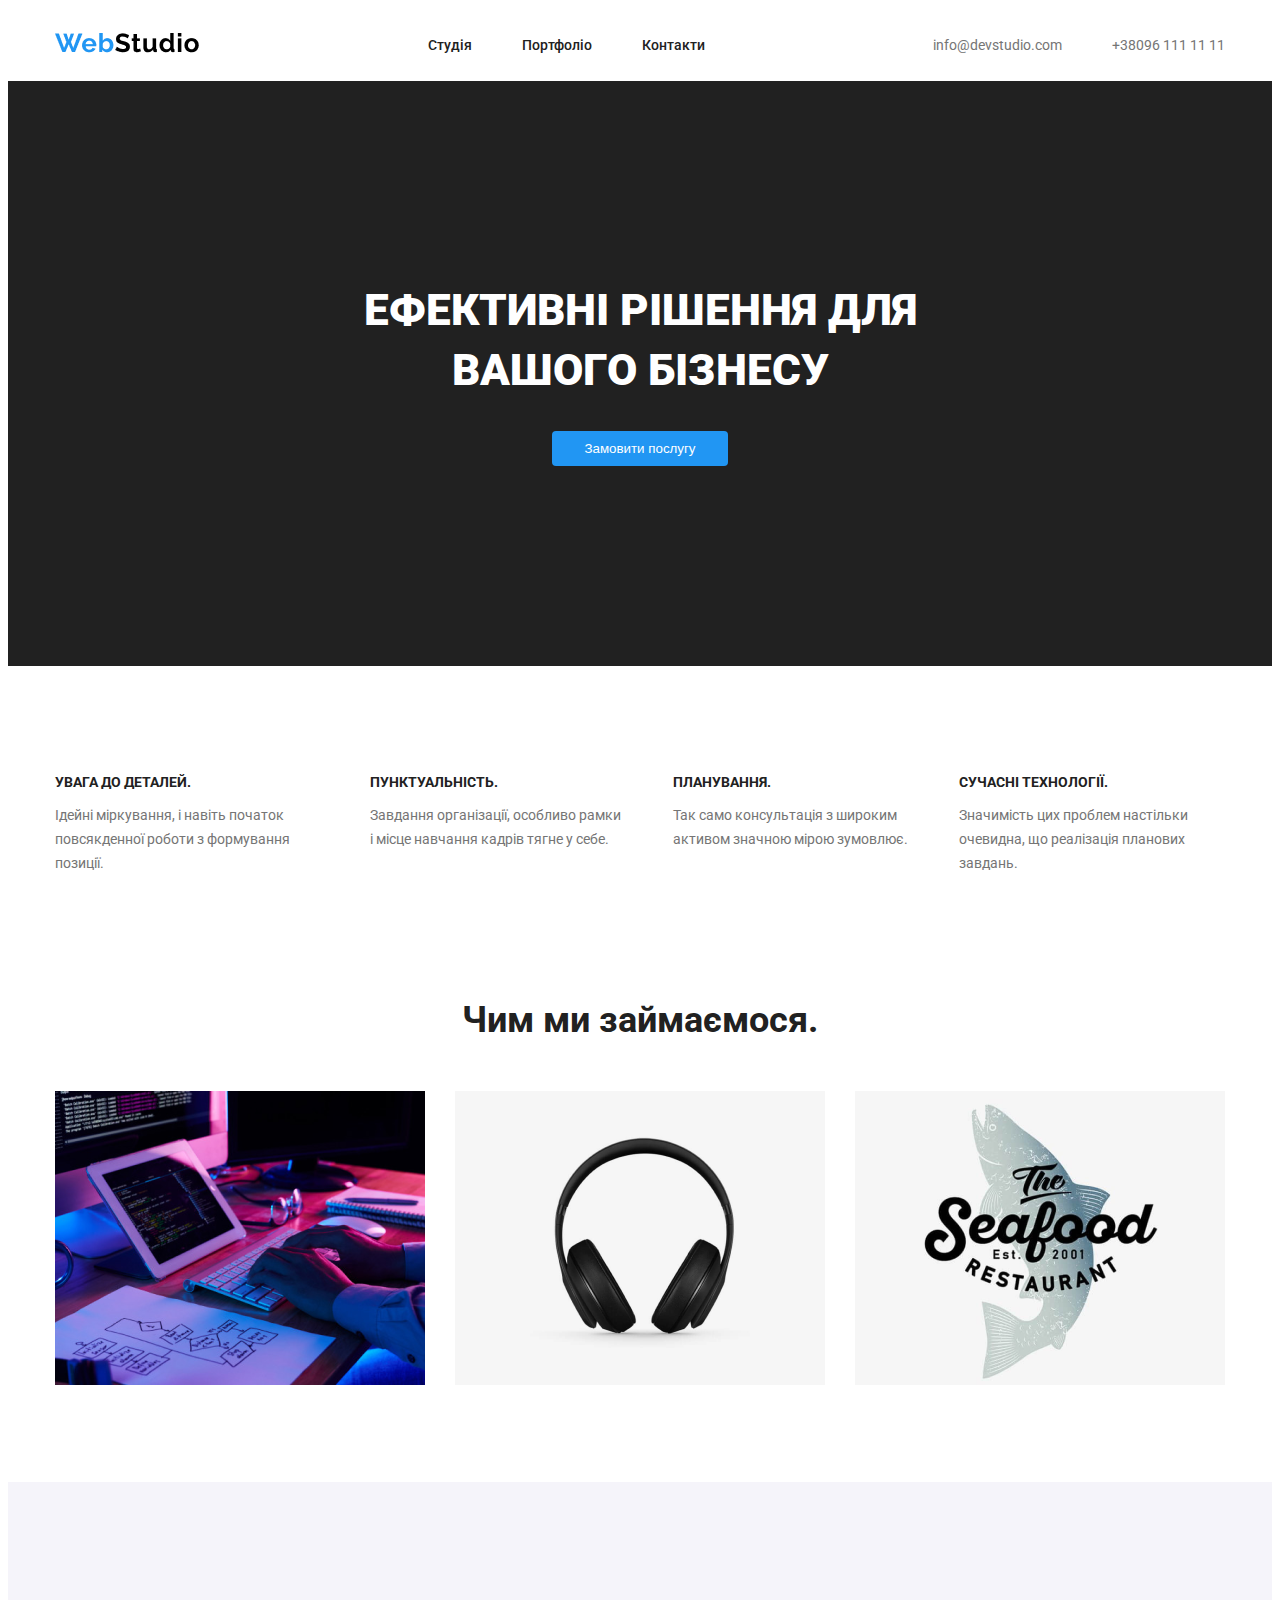
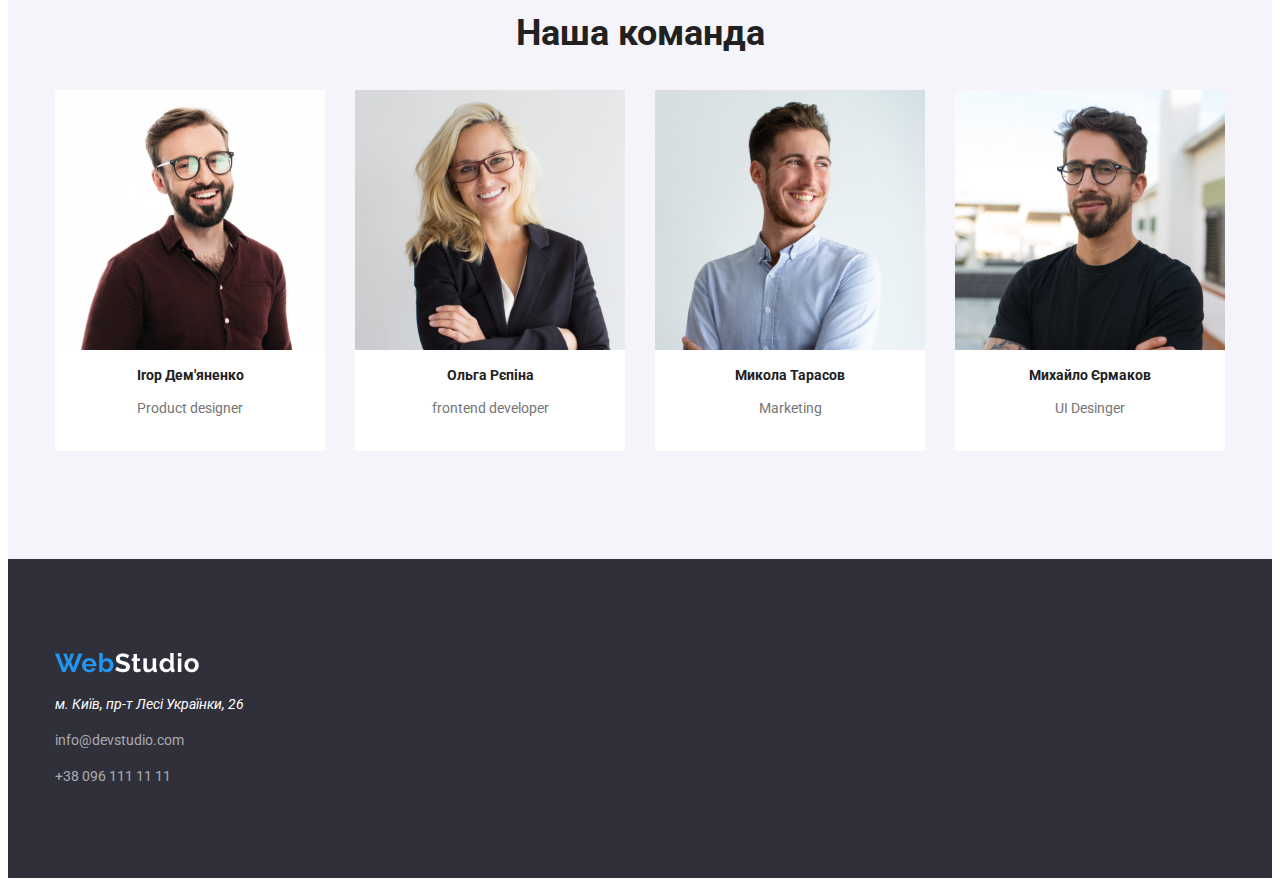
<file: index.html>
<!DOCTYPE html>
<html lang="en">

<head>
    <meta charset="UTF-8">
    <meta name="viewport" content="width=device-width, initial-scale=1.0">
    <title>Document</title>
    <link rel="preconnect" href="https://fonts.googleapis.com">
    <link rel="preconnect" href="https://fonts.gstatic.com" crossorigin>
    <link
        href="https://fonts.googleapis.com/css2?family=Roboto:ital,wght@0,100;0,300;0,400;0,500;0,700;0,900;1,100;1,300;1,400;1,500;1,700;1,900&display=swap"
        rel="stylesheet">
    <link rel="stylesheet" href="https://necolas.github.io/normalize.css/8.0.1/normalize.css">
    <link rel="stylesheet" href="style.css">

</head>

<body>
    <header class="header">
        <div class="container header-flex">
            <a href=""><img src="img/WebStudio (1).png" alt=""></a>

            <nav class="webstudio-nav">
                <a class="webstudio-sites" href="index.html">Студія</a>
                <a class="webstudio-sites" href="portfolio.html">Портфоліо</a>
                <a class="webstudio-sites">Контакти</a>
            </nav>
            <div class="nav-1">
                <a class="webstudio-gmail" href="mailto:info@devstudio.com">info@devstudio.com</a>
                <a class="webstudio-tel" href="tel:+380961111111">+38096 111 11 11</a>
            </div>
        </div>
    </header>
    <main>

        <section class="webstuido-title">
            <div class="container">
                <h1 class="webstudio-heading">Ефективні рішення для вашого бізнесу</h1>
                <button class="webstudio-button">Замовити послугу</button>
            </div>
        </section>
        <section>
            <div class="container">
                <ul class="webstudio-list">
                    <li class="webstudio-item">
                        <h3 class="webstudio-h3">УВАГА ДО ДЕТАЛЕЙ.</h3>
                        <p class="webstudio-text">Ідейні міркування, і навіть початок повсякденної роботи з формування
                            позиції.</p>
                    </li>
                    <li class="webstudio-item">
                        <h3 class="webstudio-h3">ПУНКТУАЛЬНІСТЬ.</h3>
                        <p class="webstudio-text">Завдання організації, особливо рамки і місце навчання кадрів тягне у
                            себе.</p>
                    </li>
                    <li class="webstudio-item">
                        <h3 class="webstudio-h3">ПЛАНУВАННЯ.</h3>
                        <p class="webstudio-text">Так само консультація з широким активом значною мірою зумовлює.</p>
                    </li>
                    <li class="webstudio-item">
                        <h3 class="webstudio-h3">СУЧАСНІ ТЕХНОЛОГІЇ.</h3>
                        <p class="webstudio-text">Значимість цих проблем настільки очевидна, що реалізація планових
                            завдань.</p>
                    </li>
                </ul>
            </div>                              
        </section>
        <section>
            <div class="container ">
                <h3 class="webstudio-subheading">Чим ми займаємося.</h3>
                <ul class="Section-3">
                    <li>
                        <img class="img" src="img/class.png" alt="coding">
                    </li>
                    <li>
                        <img class="img" src="img/img.png" alt="moblie">
                    </li>
                    <li>
                        <img class="img" src="img/img (1).png" alt="drawing">
                    </li>
                </ul>
            </div>
        </section>
        <section class="section-5">
            <div class="container">
                <h3 class="webstudio-team">Наша команда</h3>
                <ul class="section-4">
                    <li class="section-4item">
                        <figure class="webstudio-figure">
                            <img src="img/img.jpg" alt="">
                            <figcaption>
                                <h3 class="webstudio-h3">Irop Дем'яненко</h3>
                                <p class="webstudio-text">Product designer</p>
                            </figcaption>
                        </figure>
                    </li>
                    <li class="section-4item">
                        <figure class="webstudio-figure">
                            <img src="img.jpg" alt="">
                            <figcaption class="webstudio-figcaption">
                                <h3 class="webstudio-h3">Ольга Рєпіна</h3>
                                <p class="webstudio-text">frontend developer</p>
                            </figcaption>
                        </figure>
                    </li>
                    <li class="section-4item">
                        <figure class="webstudio-figure">
                            <img src="img/img (2).jpg" alt="">
                            <figcaption class="webstudio-figcaption" n>
                                <h3 class="webstudio-h3">Микола Тарасов</h3>
                                <p class="webstudio-text">Marketing</p>
                            </figcaption>
                        </figure>
                    </li>
                    <li class="section-4item">
                        <figure class="webstudio-figure">
                            <img src="img/img (3).jpg" alt="">
                            <figcaption>
                                <h3 class="webstudio-h3">Михайло Єрмаков</h3>
                                <p class="webstudio-text">UI Desinger</p>
                            </figcaption>
                        </figure>
                    </li>
                </ul>
            </div>
        </section>

    </main>   

    <footer class="webstudio-footer">
        <div class="container footer-flex">
            <a href=""><img src="WebStudio.png" alt=""></a>
            <address class="webstudio-address">м. Київ, пр-т Лесі Українки, 26</address>
            <a class="webstudio-gmail gmail " href="mailto:info@devstudio.com">info@devstudio.com</a>
            <a class="webstudio-tel tel " href="tel:+380961111111">+38 096 111 11 11</a>
        </div>

    </footer>



</body>

</html>
</file>
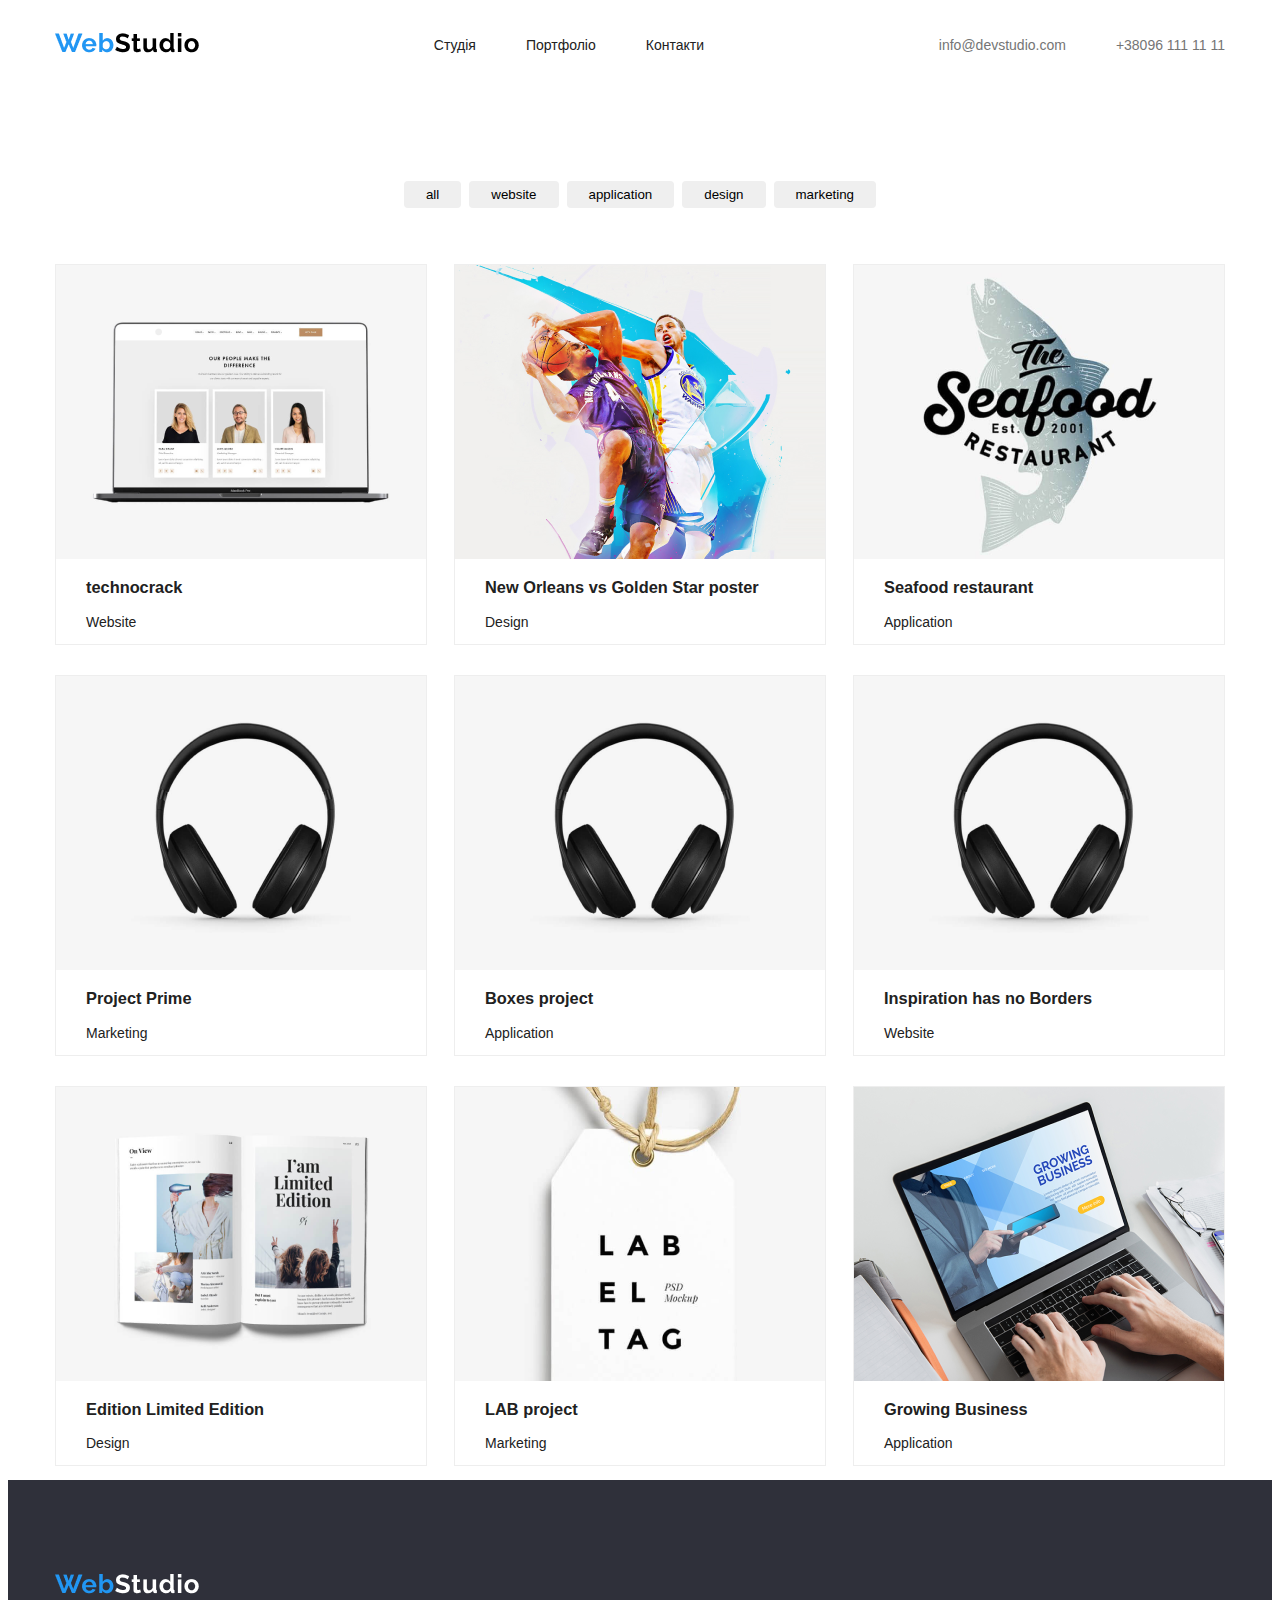
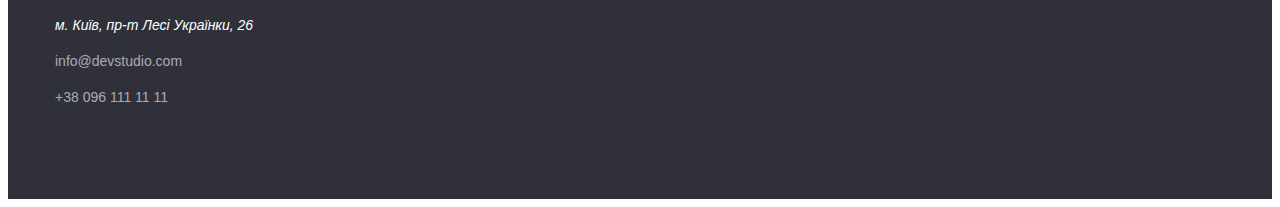
<file: portfolio.html>
<!DOCTYPE html>
<html lang="en">

<head>
    <meta charset="UTF-8">
    <meta name="viewport" content="width=device-width, initial-scale=1.0">
    <title>Document</title>
    <link rel="stylesheet" href="https://necolas.github.io/normalize.css/8.0.1/normalize.css">
    <link rel="stylesheet" href="style.css">
   

</head>

<body>
    <header class="header">
        <div class="container header-flex">
            <a href=""><img src="img/WebStudio (1).png" alt=""></a>

            <nav class="webstudio-nav">
                <a class="webstudio-sites" href="index.html">Студія</a>
                <a class="webstudio-sites" href="portfolio.html">Портфоліо</a>
                <a class="webstudio-sites">Контакти</a>
            </nav>
            <div class="nav-1">
                <a class="webstudio-gmail" href="mailto:info@devstudio.com">info@devstudio.com</a>
                <a class="webstudio-tel" href="tel:+380961111111">+38096 111 11 11</a>
            </div>
        </div>
    </header>

    <main class="portfolio-main">
        <div class="container">
            <ul class="portfolio-ul">
                <li class="portfolio-list">
                    <button class="portfolio-button background">all</button>
                </li>
                <li class="portfolio-list">
                    <button class="portfolio-button">website</button>
                </li>
                <li class="portfolio-list">
                    <button class="portfolio-button">application</button>
                </li>
                <li class="portfolio-list">
                    <button class="portfolio-button">design</button>
                </li>
                <li class="portfolio-list">
                    <button class="portfolio-button">marketing</button>
                </li>
            </ul>
            <ul class="portfolio-post">
                <li class="portfolio-list2">
                    <figure class="portfolio-figure">
                        <img src="img/img (3).png" alt="computer">
                        <figcaption class="portfolio-figcaption">
                            <h3 class="portfolio-h3">technocrack</h3>
                            <p class="portfolio-p">Website</p>
                        </figcaption>
                    </figure>
                </li>
                <li class="portfolio-list2">
                    <figure class="portfolio-figure">
                        <img src="img/img (2).png" alt="looks">
                        <figcaption class="portfolio-figcaption">
                            <h3 class="portfolio-h3">New Orleans vs Golden Star poster</h3>
                            <p class="portfolio-p">Design</p>
                        </figcaption>
                    </figure>
                </li>
                <li class="portfolio-list2">
                    <figure class="portfolio-figure">
                        <img src="img/img (1).png" alt="logo">
                        <figcaption class="portfolio-figcaption">
                            <h3 class="portfolio-h3">Seafood restaurant</h3>
                            <p class="portfolio-p">Application</p>
                        </figcaption>
                    </figure>
                </li>
                <li class="portfolio-list2">
                    <figure class="portfolio-figure">
                        <img src="img/img.png" alt="headphones">
                        <figcaption class="portfolio-figcaption">
                            <h3 class="portfolio-h3">Project Prime</h3>
                            <p class="portfolio-p">Marketing</p>
                        </figcaption>
                    </figure>
                </li>
                <li class="portfolio-list2">
                    <figure class="portfolio-figure">
                        <img src="img/img.png" alt="projects">
                        <figcaption class="portfolio-figcaption">
                            <h3 class="portfolio-h3">Boxes project</h3>
                            <p class="portfolio-p">Application</p>
                        </figcaption>
                    </figure>
                </li>
                <li class="portfolio-list2">
                    <figure class="portfolio-figure">
                        <img src="img/img.png" alt="website">
                        <figcaption class="portfolio-figcaption">
                            <h3 class="portfolio-h3">Inspiration has no Borders</h3>
                            <p class="portfolio-p">Website</p>
                        </figcaption>
                    </figure>
                </li>
                <li class="portfolio-list2">
                    <figure class="portfolio-figure">
                        <img src="img/img (5).png" alt="design">
                        <figcaption class="portfolio-figcaption">
                            <h3 class="portfolio-h3">Edition Limited Edition</h3>
                            <p class="portfolio-p">Design</p>
                        </figcaption>
                    </figure>
                </li>
                <li class="portfolio-list2">
                    <figure class="portfolio-figure">
                        <img src="img/img (6).png" alt="ideas">
                        <figcaption class="portfolio-figcaption">
                            <h3 class="portfolio-h3">LAB project</h3>
                            <p class="portfolio-p">Marketing</p>
                        </figcaption>
                    </figure>
                </li>
                <li class="portfolio-list2">
                    <figure class="portfolio-figure">
                        <img src="img/img (7).png" alt="applications">
                        <figcaption class="portfolio-figcaption">
                            <h3 class="portfolio-h3">Growing Business</h3>
                            <p class="portfolio-p">Application</p>
                        </figcaption>
                    </figure>
                </li>
            </ul>
        </div>
    </main>


    <footer class="webstudio-footer">
        <div class="container footer-flex">
            <a href=""><img src="WebStudio.png" alt=""></a>
            <address class="webstudio-address">м. Київ, пр-т Лесі Українки, 26</address>
            <a class="webstudio-gmail gmail " href="mailto:info@devstudio.com">info@devstudio.com</a>
            <a class="webstudio-tel tel " href="tel:+380961111111">+38 096 111 11 11</a>
        </div>

    </footer>


</body>

</html>
</file>
<file: style.css>
:root {
    --light--blue: #2196F3;
    --dark--black: #212121;
    --white: #FFFFFF;
    --light--gray: #757575;
}

.container {
    max-width: 1170px;
    margin: 0 auto;
}

body {
    font-family: 500;
    font-size: 14px;
    color: var(--dark--black);
    font-family: "Roboto", sans-serif;
}

.webstudio-sites {
    font-family: "Roboto", sans-serif;
    font-weight: 500;
    font-size: 14px;
    color: var(--dark--black);
}

.webstudio-heading {
    font-weight: 900;
    font-size: 44px;
    font-family: "Roboto", sans-serif;
    text-transform: uppercase;
    width: 696px;
    display: block;
    margin: 0 auto;
    line-height: 1.36;
}

.webstudio-h2 {
    font-size: 16px;
    font-weight: 700;
    font-family: "Roboto", sans-serif;
    color: var(--white);
}

.webstudio-h3 {
    font-size: 14px;
    font-weight: 700;
    color: var(--dark--black);
    font-family: "Roboto", sans-serif;

}

.webstudio-text {
    font-size: 14px;
    font-weight: 400;
    color: var(--light--gray);
    font-family: "Roboto", sans-serif;
    line-height: 1.71;
    padding-top: 0px;
    padding-bottom: 94px;


}

.webstudio-list {
    justify-content: space-between;
    display: flex;
    list-style: none;
    padding: 0;
    margin-top: 94px;
    margin-bottom: 94px;
    gap: 50px;
}

.webstudio-subheading {
    color: var(--dark--black);
    font-weight: 700;
    font-size: 36px;
    margin-top: 94;
}

.webstudio-footer {
    color: var(--light--gray);
    font-weight: 400;
    font-size: 14px;
    background-color: #2F303A;
}

.webstudio-gmail {
    color: var(--light--gray);
    font-weight: 400;
    font-size: 14px;
}

.webstudio- {
    color: var(--light--gray);
    font-weight: 400;
    font-size: 14px;
}

.webstudio-address {
    color: var(--white);
    font-weight: 400;
    font-size: 14px;
}

.webstudio-subheading {
    text-align: center;

}

.webstudio-heading {
    text-align: center;
}

.webstudio-team {
    text-align: center;
    font-size: 36px;
    font-weight: 700;
    font-family: "Roboto", sans-serif;
}

.header-flex {
    display: flex;
    align-items: center;
    justify-content: space-between;
    padding-top: 25px;
    padding-bottom: 25px;
}

.webstudio-sites {
    text-decoration: none;
}

.webstudio-gmail {
    text-decoration: none;
}

.webstudio-tel {
    text-decoration: none;
    color: var(--light--gray);
}

.webstudio-nav {
    gap: 50px;
    display: flex;
}

.nav-1 {
    gap: 50px;
    display: flex;
}

.webstuido-title {
    padding-top: 200px;
    padding-bottom: 200px;
    background-color: var(--dark--black);
    color: var(--white);
}

.webstudio-button {
    display: block;
    margin: 0 auto;
    background-color: var(--light--blue);
    color: var(--white);
    padding: 10px 32px 10px 32px;
    border: 0;
    border-radius: 4px;
    margin-top: 30px;
}

.Section-3 {
    display: flex;
    gap: 30px;
    list-style: none;
    padding: 0;
    margin-bottom: 94px;
    margin-top: 50px;
}

.section-4 {
    display: flex;
    gap: 30px;
    list-style: none;
    padding: 0;
    text-align: center;
}

.webstudio-figure {
    width: 270px;
    margin: 0;
}

.webstudio-figure img {
    width: 100%;
}

.section {
    background-color: #F5F4FA;
    padding-top: 94px;
    padding-bottom: 94px;
}

.webstudio-footer {
    padding-top: 94px;
    padding-bottom: 94px;

}

.gmail {
    color: rgba(255, 255, 255, 0.601);
    margin-top: 20px;

}

.tel {
    color: rgba(255, 255, 255, 0.599);
    margin-top: 20px;

}

.footer-flex {
    display: flex;
    flex-direction: column;

}

.webstudio-address {
    margin-top: 20px;
}

.section-5 {
    background-color: #f5f4fa;
    padding-top: 94px;
    padding-bottom: 94px;
}

.webstudio-figure {
    background-color: white;
}

.webstudio-text {
    padding-bottom: 30px;
    margin: 0;
}

.webstudio-sites:hover {
    color: var(--light--blue);
}

.webstudio-tel:hover {
    color: var(--light--blue);
}

.webstudio-gmail:hover {
    color: var(--light--blue);
}

.portfolio-ul {
    display: flex;
    justify-content: center;
    padding: 0;
    list-style: none;
    margin-top: 100px;
    margin-bottom: 56px;
    gap: 8px;
}

.portfolio-button {
    font-family: "Roboto", sans-serif;
   padding-top: 6px;
   padding-left: 22px;
   padding-right: 22px;
   padding-bottom: 6px;
   border-radius: 4px;
   border: 0;
   font-weight: 500;

}
.portfolio-button:hover{
  background-color: var(--light--blue);
  color: var(--white);
 
}
  

.portfolio-post {
    display: flex;
    flex-wrap: wrap;
    list-style: none;
    justify-content: space-between;
    padding: 0;
   row-gap: 30px;
}


.portfolio-figure {
    margin: 0;
}
.portfolio-figure{
    border: 1px solid;
    border-color: #EEEEEE;
}
.portfolio-figcaption{
    padding-left: 30px;
}
</file>
